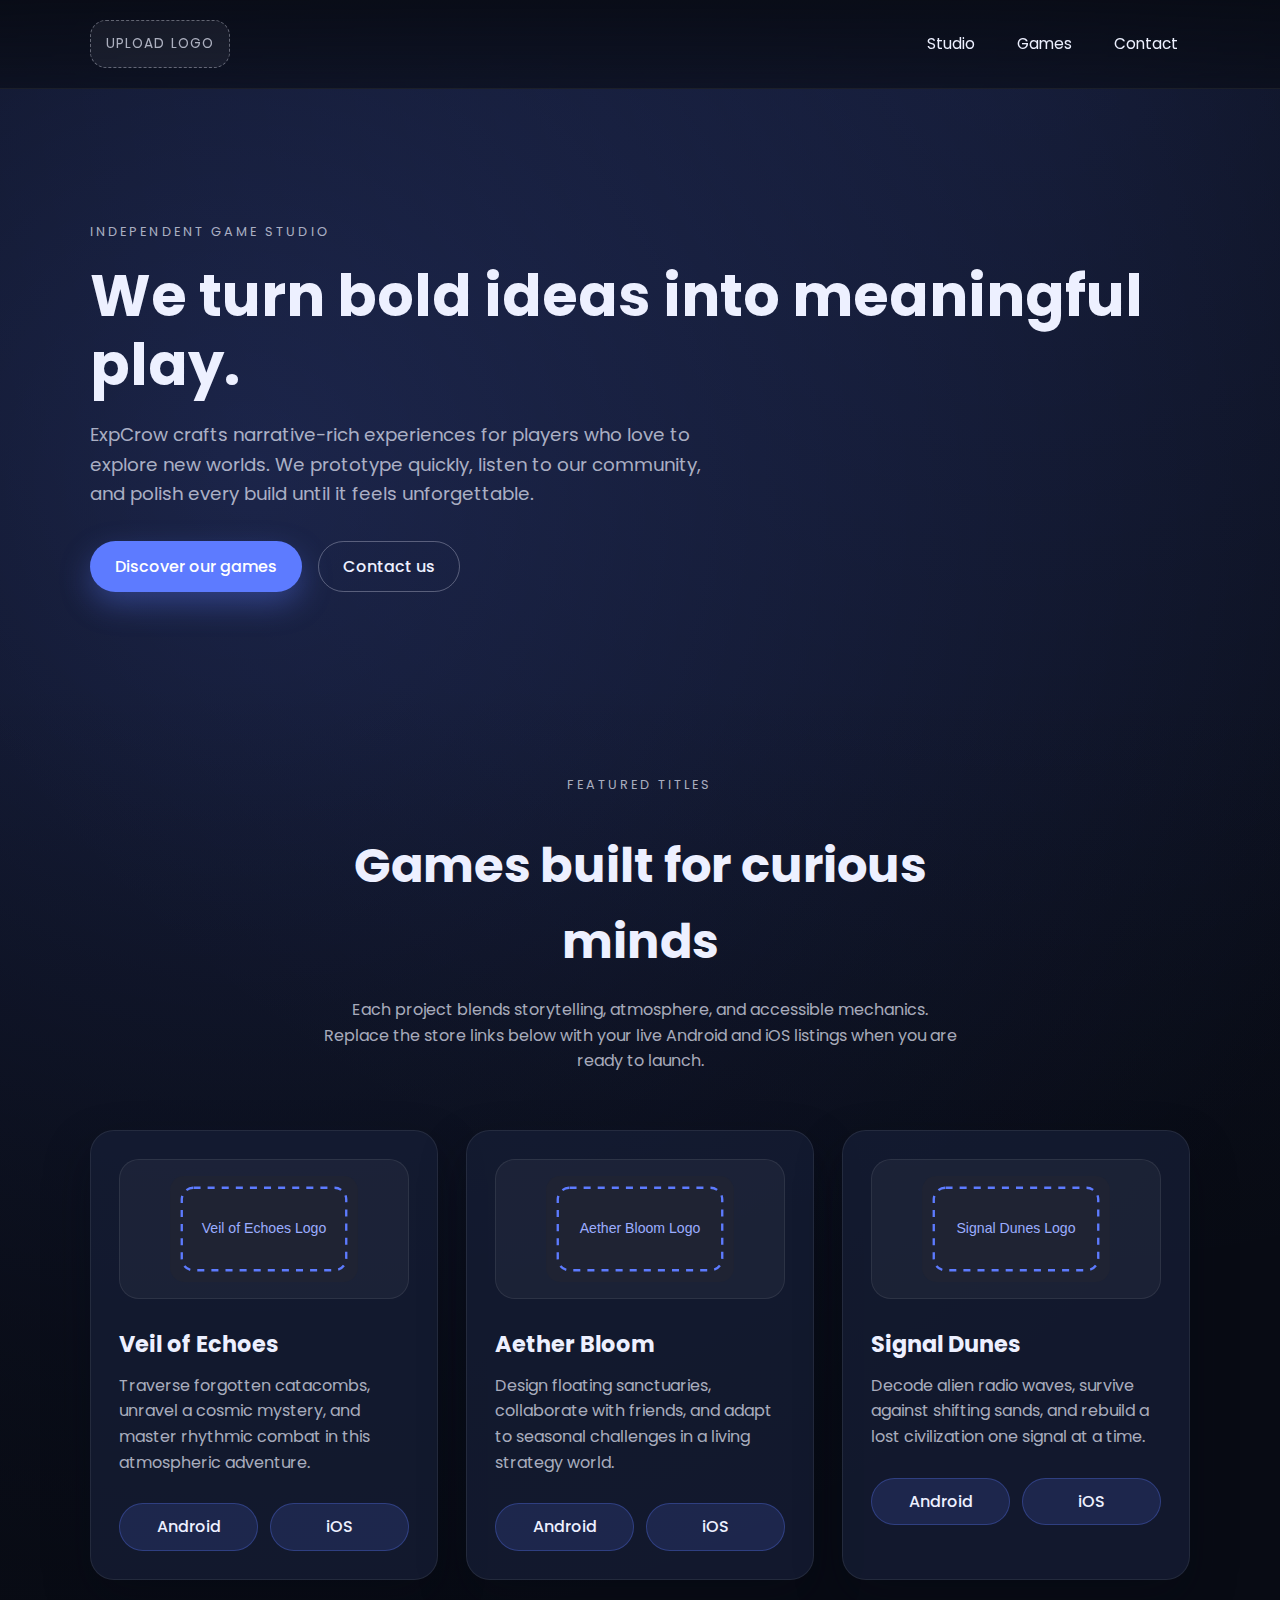
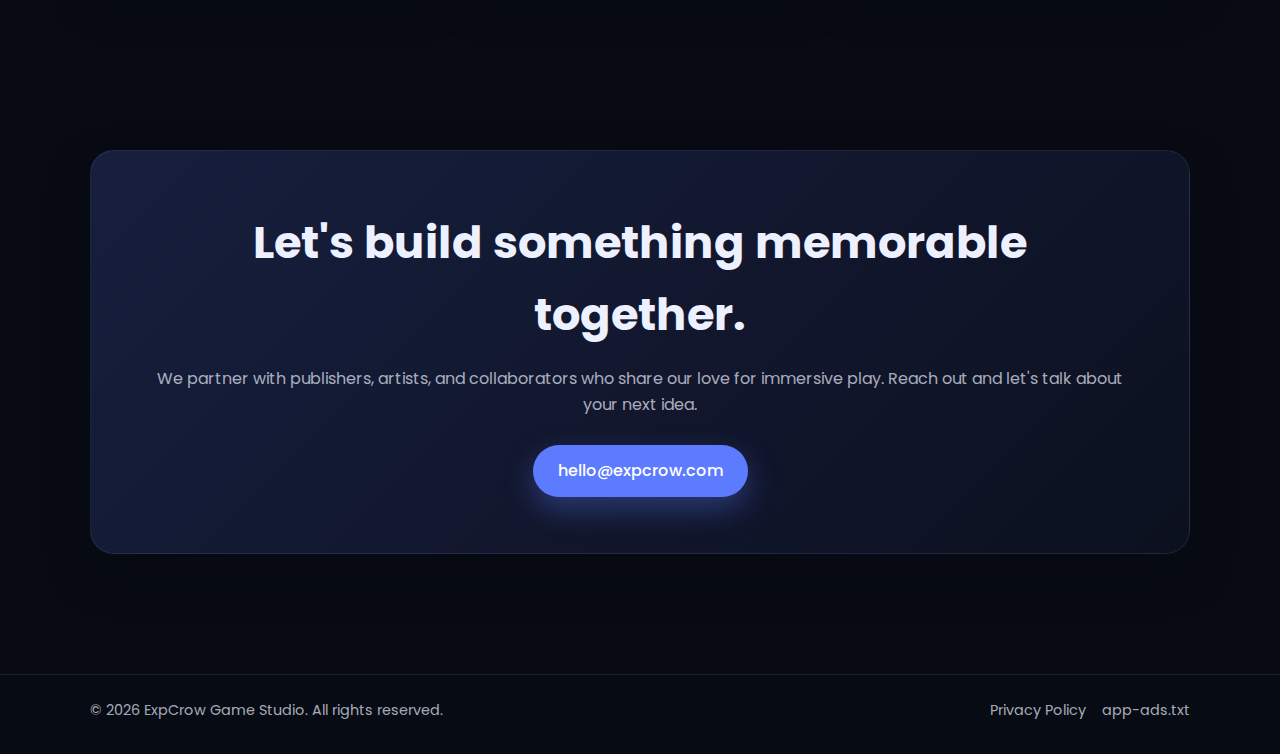
<file: index.html>
<!DOCTYPE html>
<html lang="en">
<head>
  <meta charset="UTF-8">
  <meta name="viewport" content="width=device-width, initial-scale=1.0">
  <title>ExpCrow | Independent Game Studio</title>
  <meta name="description" content="ExpCrow is an independent studio building story-driven games for mobile players around the world.">
  <link rel="preconnect" href="https://fonts.googleapis.com">
  <link rel="preconnect" href="https://fonts.gstatic.com" crossorigin>
  <link href="https://fonts.googleapis.com/css2?family=Poppins:wght@300;400;500;600&display=swap" rel="stylesheet">
  <link rel="stylesheet" href="css/style.css">
</head>
<body>
  <header class="site-header">
    <div class="container header-inner">
      <div class="logo-frame" role="img" aria-label="ExpCrow logo placeholder">
        <span>Upload Logo</span>
      </div>
      <nav class="header-nav" aria-label="Primary">
        <a href="#intro">Studio</a>
        <a href="#games">Games</a>
        <a href="#contact">Contact</a>
      </nav>
    </div>
  </header>

  <main>
    <section class="intro" id="intro">
      <div class="container intro-content">
        <p class="eyebrow">Independent Game Studio</p>
        <h1>We turn bold ideas into meaningful play.</h1>
        <p class="lead">ExpCrow crafts narrative-rich experiences for players who love to explore new worlds. We prototype quickly, listen to our community, and polish every build until it feels unforgettable.</p>
        <div class="cta-group">
          <a class="button primary" href="#games">Discover our games</a>
          <a class="button ghost" href="mailto:hello@expcrow.com">Contact us</a>
        </div>
      </div>
    </section>

    <section class="games" id="games">
      <div class="container">
        <div class="section-heading">
          <p class="eyebrow">Featured titles</p>
          <h2>Games built for curious minds</h2>
          <p class="section-intro">Each project blends storytelling, atmosphere, and accessible mechanics. Replace the store links below with your live Android and iOS listings when you are ready to launch.</p>
        </div>

        <div class="game-grid">
          <article class="game-card">
            <div class="game-thumb">
              <!-- Replace the src value with your Veil of Echoes logo path -->
              <img src="images/veil-of-echoes-logo.svg" alt="Veil of Echoes logo">
            </div>
            <div class="game-body">
              <h3>Veil of Echoes</h3>
              <p>Traverse forgotten catacombs, unravel a cosmic mystery, and master rhythmic combat in this atmospheric adventure.</p>
            </div>
            <div class="store-links">
              <a href="https://play.google.com/store" target="_blank" rel="noopener">Android</a>
              <a href="https://apps.apple.com/us/genre/ios-games/id6014" target="_blank" rel="noopener">iOS</a>
            </div>
          </article>

          <article class="game-card">
            <div class="game-thumb">
              <!-- Replace the src value with your Aether Bloom logo path -->
              <img src="images/aether-bloom-logo.svg" alt="Aether Bloom logo">
            </div>
            <div class="game-body">
              <h3>Aether Bloom</h3>
              <p>Design floating sanctuaries, collaborate with friends, and adapt to seasonal challenges in a living strategy world.</p>
            </div>
            <div class="store-links">
              <a href="https://play.google.com/store" target="_blank" rel="noopener">Android</a>
              <a href="https://apps.apple.com/us/genre/ios-games/id6014" target="_blank" rel="noopener">iOS</a>
            </div>
          </article>

          <article class="game-card">
            <div class="game-thumb">
              <!-- Replace the src value with your Signal Dunes logo path -->
              <img src="images/signal-dunes-logo.svg" alt="Signal Dunes logo">
            </div>
            <div class="game-body">
              <h3>Signal Dunes</h3>
              <p>Decode alien radio waves, survive against shifting sands, and rebuild a lost civilization one signal at a time.</p>
            </div>
            <div class="store-links">
              <a href="https://play.google.com/store" target="_blank" rel="noopener">Android</a>
              <a href="https://apps.apple.com/us/genre/ios-games/id6014" target="_blank" rel="noopener">iOS</a>
            </div>
          </article>
        </div>
      </div>
    </section>

    <section class="contact" id="contact">
      <div class="container contact-card">
        <h2>Let's build something memorable together.</h2>
        <p>We partner with publishers, artists, and collaborators who share our love for immersive play. Reach out and let's talk about your next idea.</p>
        <a class="button primary" href="mailto:hello@expcrow.com">hello@expcrow.com</a>
      </div>
    </section>
  </main>

  <footer class="site-footer">
    <div class="container footer-inner">
      <span>© <span id="year"></span> ExpCrow Game Studio. All rights reserved.</span>
      <div class="footer-links">
        <a href="PrivacyPolicy.html">Privacy Policy</a>
        <a href="app-ads.txt">app-ads.txt</a>
      </div>
    </div>
  </footer>

  <script src="js/script.js"></script>
</body>
</html>
</file>
<file: css/style.css>
:root {
  --bg: #080b14;
  --bg-alt: #0f1426;
  --card: rgba(22, 30, 53, 0.75);
  --accent: #5d7bff;
  --accent-soft: rgba(93, 123, 255, 0.16);
  --text: #edf0ff;
  --text-dim: rgba(237, 240, 255, 0.7);
  --border: rgba(255, 255, 255, 0.08);
  --radius-lg: 24px;
  --radius-md: 16px;
  --shadow: 0 20px 45px rgba(6, 9, 20, 0.35);
}

* {
  box-sizing: border-box;
}

body {
  margin: 0;
  font-family: 'Poppins', sans-serif;
  background: radial-gradient(circle at 20% 20%, rgba(93, 123, 255, 0.2), transparent 55%),
              radial-gradient(circle at 80% 0%, rgba(93, 123, 255, 0.12), transparent 50%),
              var(--bg);
  color: var(--text);
  line-height: 1.6;
  min-height: 100vh;
}

a {
  color: inherit;
  text-decoration: none;
}

a:hover,
a:focus {
  text-decoration: underline;
}

.container {
  width: min(1100px, 92%);
  margin: 0 auto;
}

.site-header {
  position: sticky;
  top: 0;
  z-index: 10;
  background: linear-gradient(180deg, rgba(8, 11, 20, 0.9), rgba(8, 11, 20, 0.6));
  backdrop-filter: blur(10px);
  border-bottom: 1px solid var(--border);
}

.header-inner {
  display: flex;
  align-items: center;
  justify-content: space-between;
  padding: 20px 0;
  gap: 24px;
}

.logo-frame {
  display: inline-flex;
  align-items: center;
  justify-content: center;
  width: 140px;
  height: 48px;
  border-radius: var(--radius-md);
  border: 1px dashed rgba(237, 240, 255, 0.35);
  background: rgba(237, 240, 255, 0.06);
  color: var(--text-dim);
  font-size: 0.85rem;
  letter-spacing: 0.08em;
  text-transform: uppercase;
}

.header-nav {
  display: flex;
  align-items: center;
  gap: 18px;
  font-size: 0.95rem;
}

.header-nav a {
  padding: 8px 12px;
  border-radius: 999px;
  transition: background 0.2s ease;
}

.header-nav a:hover,
.header-nav a:focus {
  background: var(--accent-soft);
}

.intro {
  padding: 120px 0 90px;
}

.eyebrow {
  display: inline-block;
  font-size: 0.8rem;
  letter-spacing: 0.24em;
  text-transform: uppercase;
  color: var(--text-dim);
  margin-bottom: 20px;
}

.intro-content h1 {
  font-size: clamp(2.4rem, 6vw, 3.6rem);
  margin: 0 0 20px;
  line-height: 1.2;
}

.lead {
  font-size: 1.15rem;
  max-width: 620px;
  color: var(--text-dim);
  margin-bottom: 32px;
}

.cta-group {
  display: flex;
  flex-wrap: wrap;
  gap: 16px;
}

.button {
  display: inline-flex;
  align-items: center;
  justify-content: center;
  gap: 8px;
  padding: 12px 24px;
  border-radius: 999px;
  font-weight: 500;
  border: 1px solid transparent;
  transition: transform 0.2s ease, box-shadow 0.2s ease, background 0.2s ease;
}

.button.primary {
  background: var(--accent);
  color: #fff;
  box-shadow: 0 12px 30px rgba(93, 123, 255, 0.35);
}

.button.primary:hover,
.button.primary:focus {
  transform: translateY(-2px);
}

.button.ghost {
  background: transparent;
  border-color: rgba(237, 240, 255, 0.3);
  color: var(--text);
}

.button.ghost:hover,
.button.ghost:focus {
  background: rgba(237, 240, 255, 0.08);
}

.games {
  padding: 80px 0;
  background: linear-gradient(180deg, rgba(8, 11, 20, 0), rgba(8, 11, 20, 0.75));
}

.section-heading {
  text-align: center;
  max-width: 640px;
  margin: 0 auto 56px;
}

.section-heading h2 {
  font-size: clamp(2rem, 5vw, 3rem);
  margin: 12px 0 16px;
}

.section-intro {
  color: var(--text-dim);
}

.game-grid {
  display: grid;
  gap: 28px;
  grid-template-columns: repeat(auto-fit, minmax(260px, 1fr));
}

.game-card {
  background: var(--card);
  border: 1px solid var(--border);
  border-radius: var(--radius-lg);
  padding: 28px;
  display: flex;
  flex-direction: column;
  gap: 28px;
  box-shadow: var(--shadow);
}

.game-thumb {
  display: flex;
  align-items: center;
  justify-content: center;
  height: 140px;
  padding: 16px;
  background: rgba(255, 255, 255, 0.04);
  border-radius: calc(var(--radius-lg) - 4px);
  border: 1px solid rgba(255, 255, 255, 0.08);
  overflow: hidden;
}

.game-thumb img {
  max-width: 100%;
  max-height: 100%;
  object-fit: contain;
}

.game-body h3 {
  margin: 0 0 10px;
  font-size: 1.4rem;
}

.game-body p {
  margin: 0;
  color: var(--text-dim);
}

.store-links {
  display: flex;
  gap: 12px;
}

.store-links a {
  flex: 1;
  text-align: center;
  padding: 10px 0;
  border-radius: 999px;
  background: rgba(93, 123, 255, 0.15);
  color: var(--text);
  font-weight: 500;
  border: 1px solid rgba(93, 123, 255, 0.3);
  transition: background 0.2s ease, transform 0.2s ease;
}

.store-links a:hover,
.store-links a:focus {
  background: var(--accent);
  transform: translateY(-2px);
}

.contact {
  padding: 90px 0 120px;
}

.contact-card {
  background: linear-gradient(135deg, rgba(93, 123, 255, 0.18), rgba(93, 123, 255, 0.05));
  border: 1px solid var(--border);
  border-radius: var(--radius-lg);
  padding: 56px;
  text-align: center;
  box-shadow: var(--shadow);
}

.contact-card h2 {
  margin: 0 0 16px;
  font-size: clamp(2rem, 4.2vw, 2.8rem);
}

.contact-card p {
  color: var(--text-dim);
  margin-bottom: 28px;
}

.site-footer {
  border-top: 1px solid var(--border);
  background: rgba(8, 11, 20, 0.9);
  padding: 24px 0 32px;
  color: var(--text-dim);
  font-size: 0.9rem;
}

.footer-inner {
  display: flex;
  flex-wrap: wrap;
  gap: 16px;
  align-items: center;
  justify-content: space-between;
}

.footer-links {
  display: flex;
  gap: 16px;
}

@media (max-width: 720px) {
  .header-inner {
    flex-direction: column;
    align-items: flex-start;
  }

  .header-nav {
    width: 100%;
    justify-content: flex-start;
  }

  .intro {
    padding-top: 90px;
  }

  .contact-card {
    padding: 44px 28px;
  }
}
</file>
